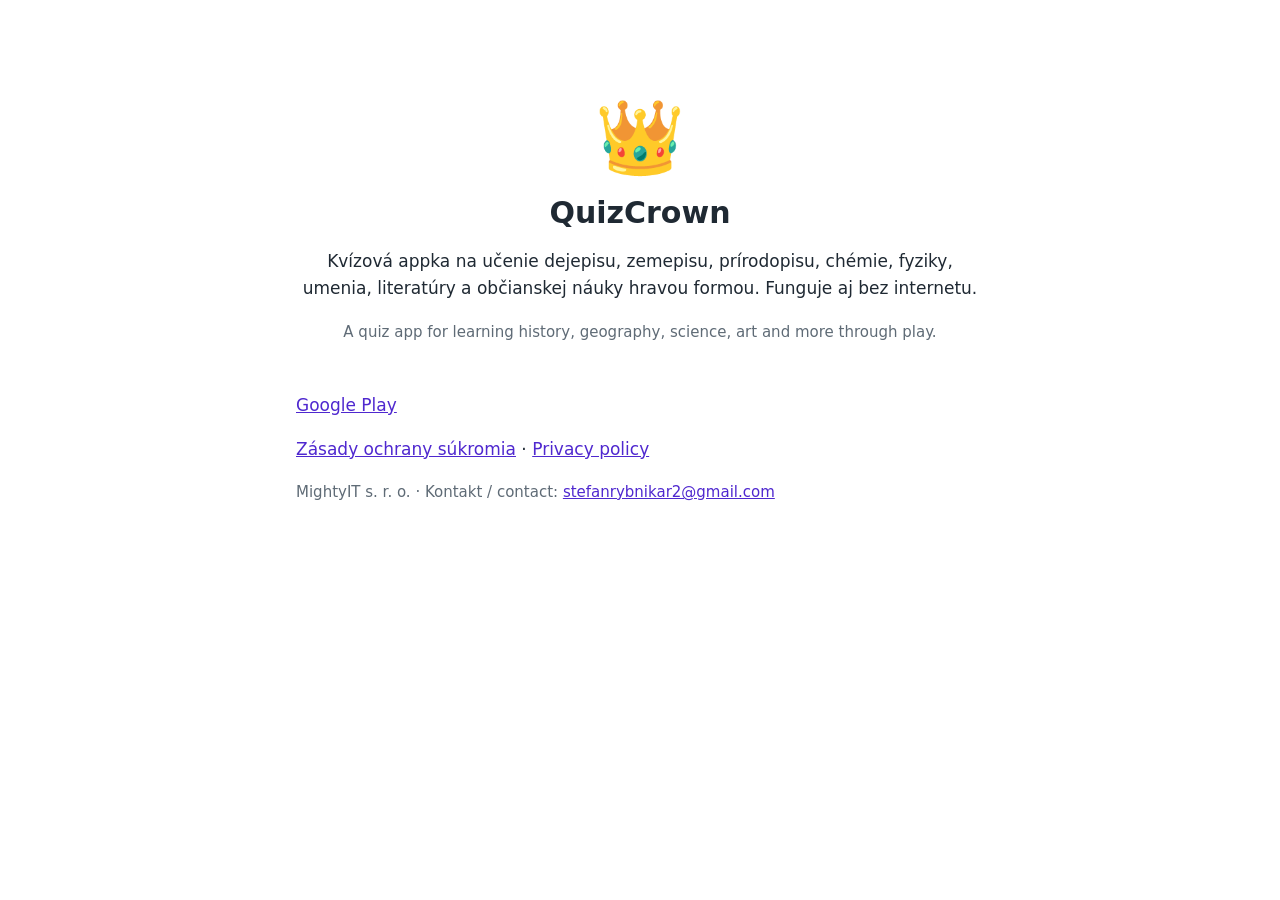
<file: index.html>
<!doctype html>
<html lang="sk">
<head>
<meta charset="utf-8">
<meta name="viewport" content="width=device-width, initial-scale=1">
<title>QuizCrown</title>
<meta name="description" content="QuizCrown – kvízová appka na učenie dejepisu, zemepisu, prírodopisu a ďalších predmetov hravou formou.">
<link rel="stylesheet" href="style.css">
</head>
<body>
<main>
  <div class="hero">
    <div class="crown">👑</div>
    <h1>QuizCrown</h1>
    <p>Kvízová appka na učenie dejepisu, zemepisu, prírodopisu, chémie, fyziky, umenia, literatúry a občianskej náuky hravou formou. Funguje aj bez internetu.</p>
    <p class="muted">A quiz app for learning history, geography, science, art and more through play.</p>
  </div>
  <p><a href="https://play.google.com/store/apps/details?id=sk.mightyit.kviz">Google Play</a></p>
  <p><a href="privacy/">Zásady ochrany súkromia</a> · <a href="en/privacy/">Privacy policy</a></p>
  <p class="muted">MightyIT s. r. o. · Kontakt / contact: <a href="mailto:stefanrybnikar2@gmail.com">stefanrybnikar2@gmail.com</a></p>
</main>
</body>
</html>
</file>
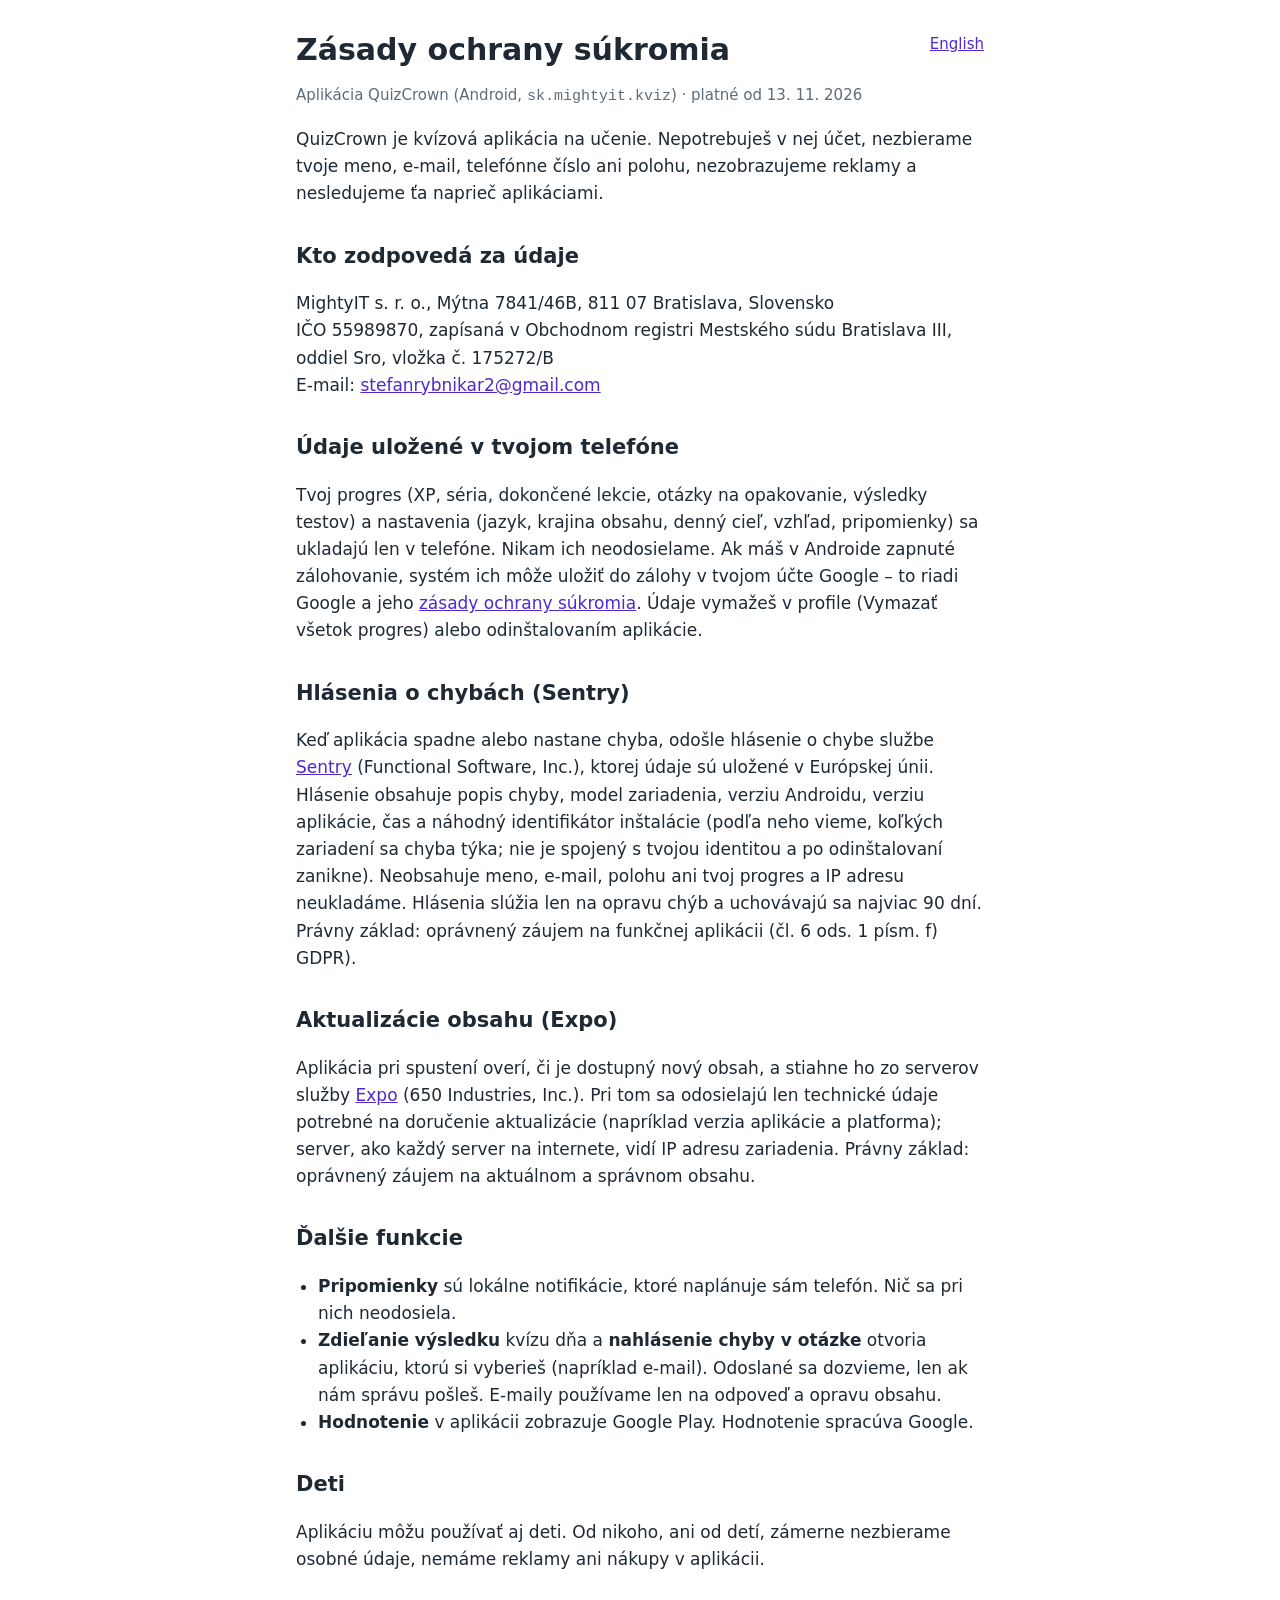
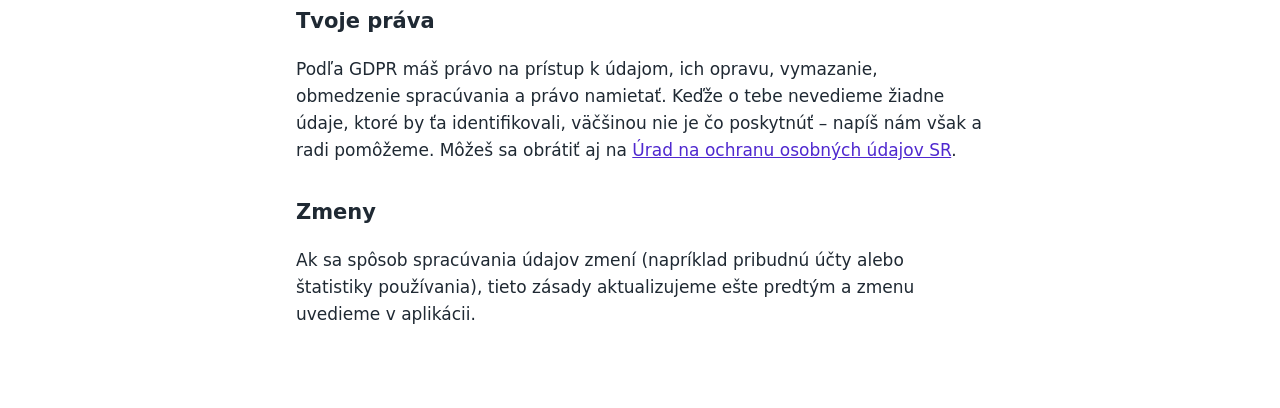
<file: privacy/index.html>
<!doctype html>
<html lang="sk">
<head>
<meta charset="utf-8">
<meta name="viewport" content="width=device-width, initial-scale=1">
<title>QuizCrown – Zásady ochrany súkromia</title>
<link rel="stylesheet" href="../style.css">
</head>
<body>
<main>
  <a class="lang" href="../en/privacy/">English</a>
  <h1>Zásady ochrany súkromia</h1>
  <p class="muted">Aplikácia QuizCrown (Android, <code>sk.mightyit.kviz</code>) · platné od 13. 11. 2026</p>

  <p>QuizCrown je kvízová aplikácia na učenie. Nepotrebuješ v nej účet, nezbierame tvoje meno, e-mail, telefónne číslo ani polohu, nezobrazujeme reklamy a nesledujeme ťa naprieč aplikáciami.</p>

  <h2>Kto zodpovedá za údaje</h2>
  <p>MightyIT s. r. o., Mýtna 7841/46B, 811 07 Bratislava, Slovensko<br>IČO 55989870, zapísaná v Obchodnom registri Mestského súdu Bratislava III, oddiel Sro, vložka č. 175272/B<br>E-mail: <a href="mailto:stefanrybnikar2@gmail.com">stefanrybnikar2@gmail.com</a></p>

  <h2>Údaje uložené v tvojom telefóne</h2>
  <p>Tvoj progres (XP, séria, dokončené lekcie, otázky na opakovanie, výsledky testov) a nastavenia (jazyk, krajina obsahu, denný cieľ, vzhľad, pripomienky) sa ukladajú len v telefóne. Nikam ich neodosielame. Ak máš v Androide zapnuté zálohovanie, systém ich môže uložiť do zálohy v tvojom účte Google – to riadi Google a jeho <a href="https://policies.google.com/privacy?hl=sk">zásady ochrany súkromia</a>. Údaje vymažeš v profile (Vymazať všetok progres) alebo odinštalovaním aplikácie.</p>

  <h2>Hlásenia o chybách (Sentry)</h2>
  <p>Keď aplikácia spadne alebo nastane chyba, odošle hlásenie o chybe službe <a href="https://sentry.io/privacy/">Sentry</a> (Functional Software, Inc.), ktorej údaje sú uložené v Európskej únii. Hlásenie obsahuje popis chyby, model zariadenia, verziu Androidu, verziu aplikácie, čas a náhodný identifikátor inštalácie (podľa neho vieme, koľkých zariadení sa chyba týka; nie je spojený s tvojou identitou a po odinštalovaní zanikne). Neobsahuje meno, e-mail, polohu ani tvoj progres a IP adresu neukladáme. Hlásenia slúžia len na opravu chýb a uchovávajú sa najviac 90 dní. Právny základ: oprávnený záujem na funkčnej aplikácii (čl. 6 ods. 1 písm. f) GDPR).</p>

  <h2>Aktualizácie obsahu (Expo)</h2>
  <p>Aplikácia pri spustení overí, či je dostupný nový obsah, a stiahne ho zo serverov služby <a href="https://expo.dev/privacy">Expo</a> (650 Industries, Inc.). Pri tom sa odosielajú len technické údaje potrebné na doručenie aktualizácie (napríklad verzia aplikácie a platforma); server, ako každý server na internete, vidí IP adresu zariadenia. Právny základ: oprávnený záujem na aktuálnom a správnom obsahu.</p>

  <h2>Ďalšie funkcie</h2>
  <ul>
    <li><strong>Pripomienky</strong> sú lokálne notifikácie, ktoré naplánuje sám telefón. Nič sa pri nich neodosiela.</li>
    <li><strong>Zdieľanie výsledku</strong> kvízu dňa a <strong>nahlásenie chyby v otázke</strong> otvoria aplikáciu, ktorú si vyberieš (napríklad e-mail). Odoslané sa dozvieme, len ak nám správu pošleš. E-maily používame len na odpoveď a opravu obsahu.</li>
    <li><strong>Hodnotenie</strong> v aplikácii zobrazuje Google Play. Hodnotenie spracúva Google.</li>
  </ul>

  <h2>Deti</h2>
  <p>Aplikáciu môžu používať aj deti. Od nikoho, ani od detí, zámerne nezbierame osobné údaje, nemáme reklamy ani nákupy v aplikácii.</p>

  <h2>Tvoje práva</h2>
  <p>Podľa GDPR máš právo na prístup k údajom, ich opravu, vymazanie, obmedzenie spracúvania a právo namietať. Keďže o tebe nevedieme žiadne údaje, ktoré by ťa identifikovali, väčšinou nie je čo poskytnúť – napíš nám však a radi pomôžeme. Môžeš sa obrátiť aj na <a href="https://dataprotection.gov.sk/">Úrad na ochranu osobných údajov SR</a>.</p>

  <h2>Zmeny</h2>
  <p>Ak sa spôsob spracúvania údajov zmení (napríklad pribudnú účty alebo štatistiky používania), tieto zásady aktualizujeme ešte predtým a zmenu uvedieme v aplikácii.</p>
</main>
</body>
</html>
</file>
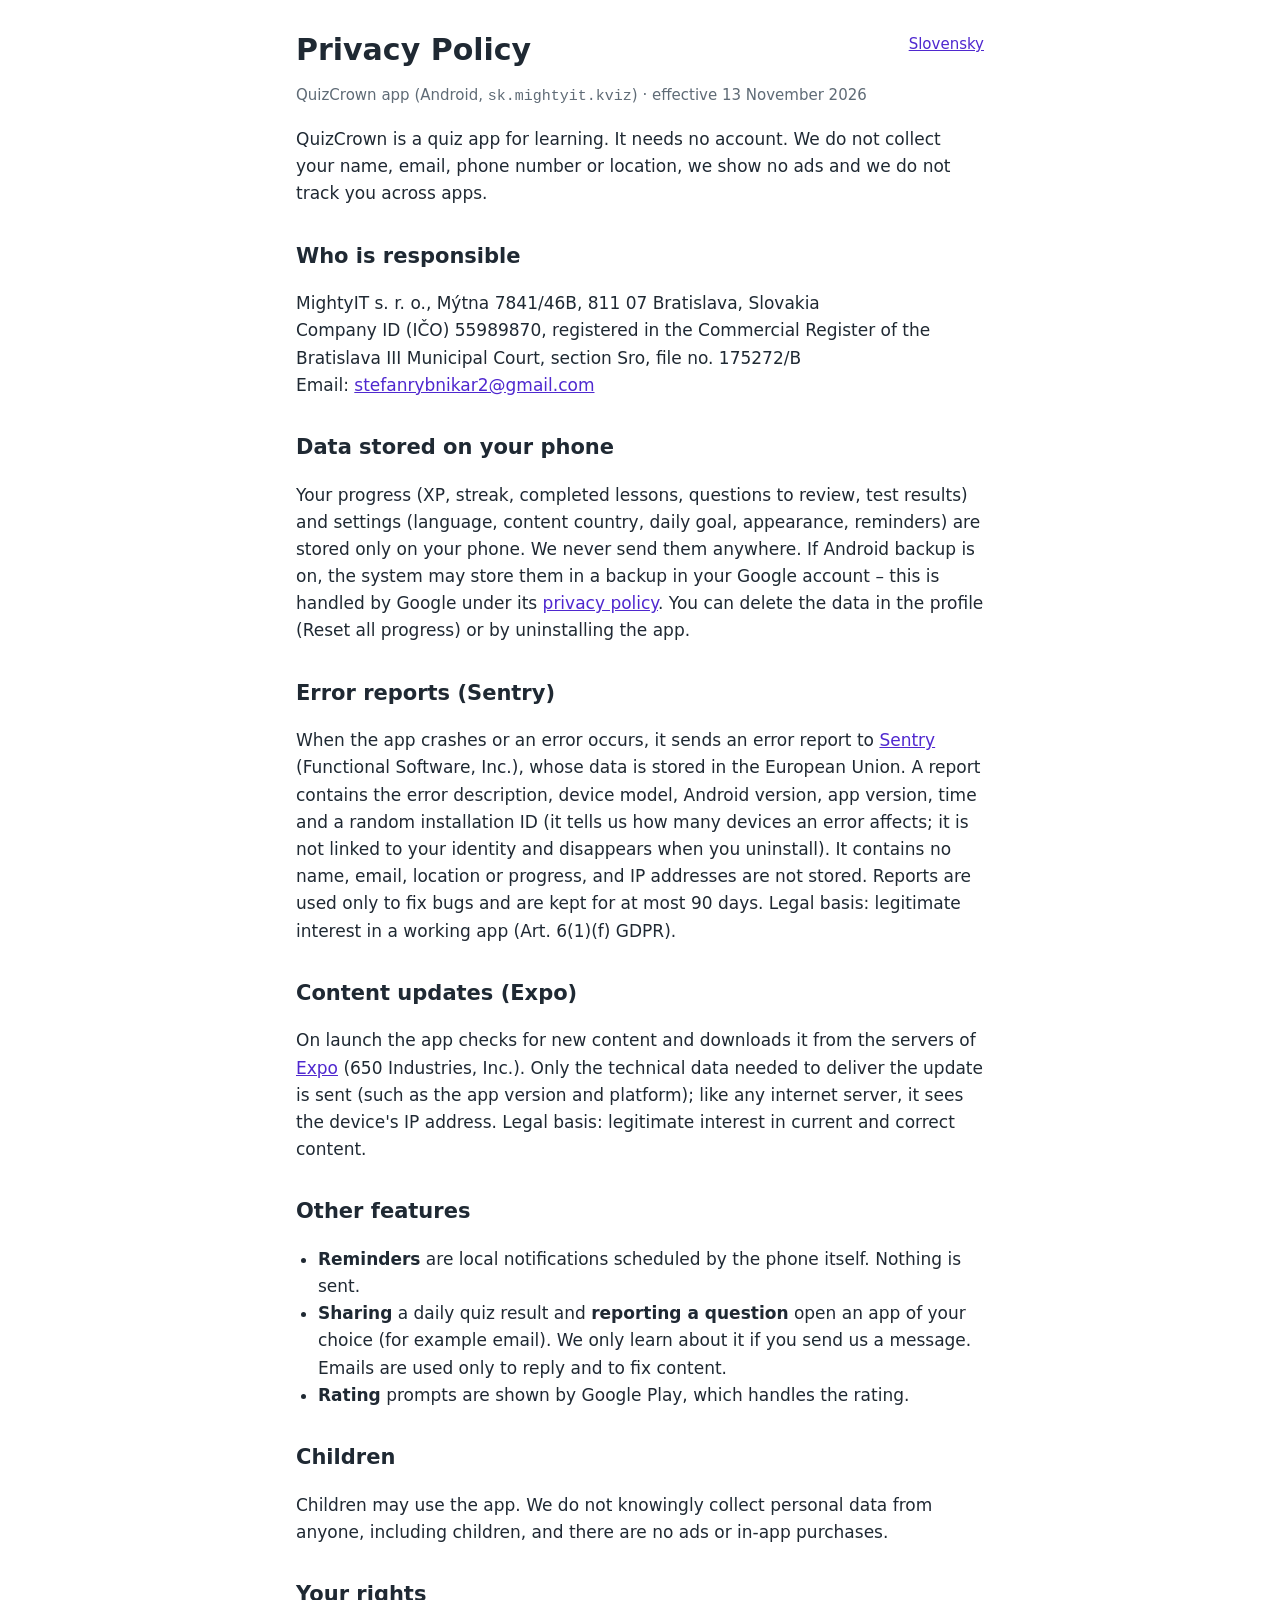
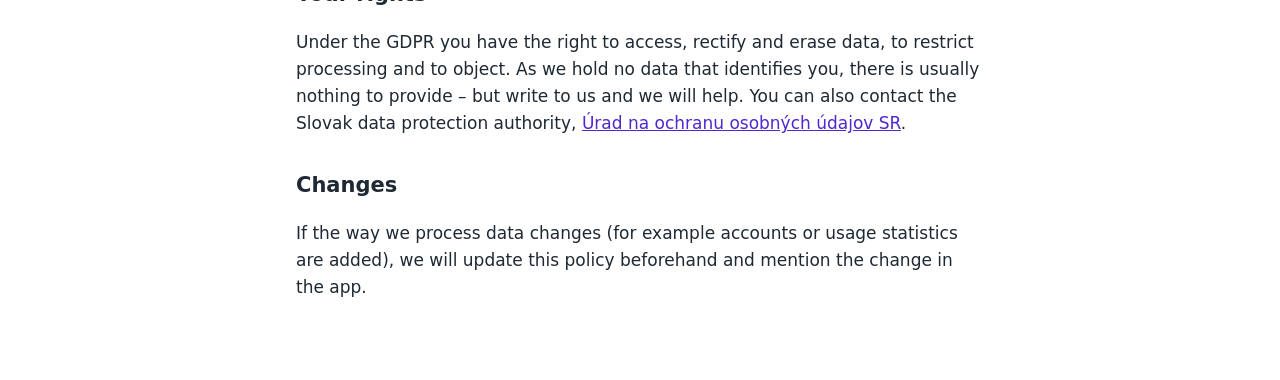
<file: en/privacy/index.html>
<!doctype html>
<html lang="en">
<head>
<meta charset="utf-8">
<meta name="viewport" content="width=device-width, initial-scale=1">
<title>QuizCrown – Privacy Policy</title>
<link rel="stylesheet" href="../../style.css">
</head>
<body>
<main>
  <a class="lang" href="../../privacy/">Slovensky</a>
  <h1>Privacy Policy</h1>
  <p class="muted">QuizCrown app (Android, <code>sk.mightyit.kviz</code>) · effective 13 November 2026</p>

  <p>QuizCrown is a quiz app for learning. It needs no account. We do not collect your name, email, phone number or location, we show no ads and we do not track you across apps.</p>

  <h2>Who is responsible</h2>
  <p>MightyIT s. r. o., Mýtna 7841/46B, 811 07 Bratislava, Slovakia<br>Company ID (IČO) 55989870, registered in the Commercial Register of the Bratislava III Municipal Court, section Sro, file no. 175272/B<br>Email: <a href="mailto:stefanrybnikar2@gmail.com">stefanrybnikar2@gmail.com</a></p>

  <h2>Data stored on your phone</h2>
  <p>Your progress (XP, streak, completed lessons, questions to review, test results) and settings (language, content country, daily goal, appearance, reminders) are stored only on your phone. We never send them anywhere. If Android backup is on, the system may store them in a backup in your Google account – this is handled by Google under its <a href="https://policies.google.com/privacy">privacy policy</a>. You can delete the data in the profile (Reset all progress) or by uninstalling the app.</p>

  <h2>Error reports (Sentry)</h2>
  <p>When the app crashes or an error occurs, it sends an error report to <a href="https://sentry.io/privacy/">Sentry</a> (Functional Software, Inc.), whose data is stored in the European Union. A report contains the error description, device model, Android version, app version, time and a random installation ID (it tells us how many devices an error affects; it is not linked to your identity and disappears when you uninstall). It contains no name, email, location or progress, and IP addresses are not stored. Reports are used only to fix bugs and are kept for at most 90 days. Legal basis: legitimate interest in a working app (Art. 6(1)(f) GDPR).</p>

  <h2>Content updates (Expo)</h2>
  <p>On launch the app checks for new content and downloads it from the servers of <a href="https://expo.dev/privacy">Expo</a> (650 Industries, Inc.). Only the technical data needed to deliver the update is sent (such as the app version and platform); like any internet server, it sees the device's IP address. Legal basis: legitimate interest in current and correct content.</p>

  <h2>Other features</h2>
  <ul>
    <li><strong>Reminders</strong> are local notifications scheduled by the phone itself. Nothing is sent.</li>
    <li><strong>Sharing</strong> a daily quiz result and <strong>reporting a question</strong> open an app of your choice (for example email). We only learn about it if you send us a message. Emails are used only to reply and to fix content.</li>
    <li><strong>Rating</strong> prompts are shown by Google Play, which handles the rating.</li>
  </ul>

  <h2>Children</h2>
  <p>Children may use the app. We do not knowingly collect personal data from anyone, including children, and there are no ads or in-app purchases.</p>

  <h2>Your rights</h2>
  <p>Under the GDPR you have the right to access, rectify and erase data, to restrict processing and to object. As we hold no data that identifies you, there is usually nothing to provide – but write to us and we will help. You can also contact the Slovak data protection authority, <a href="https://dataprotection.gov.sk/">Úrad na ochranu osobných údajov SR</a>.</p>

  <h2>Changes</h2>
  <p>If the way we process data changes (for example accounts or usage statistics are added), we will update this policy beforehand and mention the change in the app.</p>
</main>
</body>
</html>
</file>
<file: style.css>
:root {
  --bg: #ffffff;
  --text: #1f2933;
  --muted: #5f6b76;
  --accent: #4f28cf;
  --border: #e3e6ea;
  color-scheme: light dark;
}
@media (prefers-color-scheme: dark) {
  :root {
    --bg: #131f24;
    --text: #e8edf0;
    --muted: #9aa6ad;
    --accent: #a98bff;
    --border: #2b3a42;
  }
}
* { box-sizing: border-box; }
body {
  margin: 0;
  background: var(--bg);
  color: var(--text);
  font: 17px/1.6 system-ui, -apple-system, 'Segoe UI', Roboto, sans-serif;
}
main { max-width: 720px; margin: 0 auto; padding: 32px 16px 64px; }
h1 { font-size: 30px; line-height: 1.2; margin: 0 0 8px; }
h2 { font-size: 21px; margin: 32px 0 8px; }
a { color: var(--accent); }
.muted { color: var(--muted); font-size: 15px; }
.lang { float: right; font-size: 15px; }
ul { padding-left: 22px; }
.hero { text-align: center; padding: 48px 0 16px; }
.hero .crown { font-size: 72px; }
</file>
